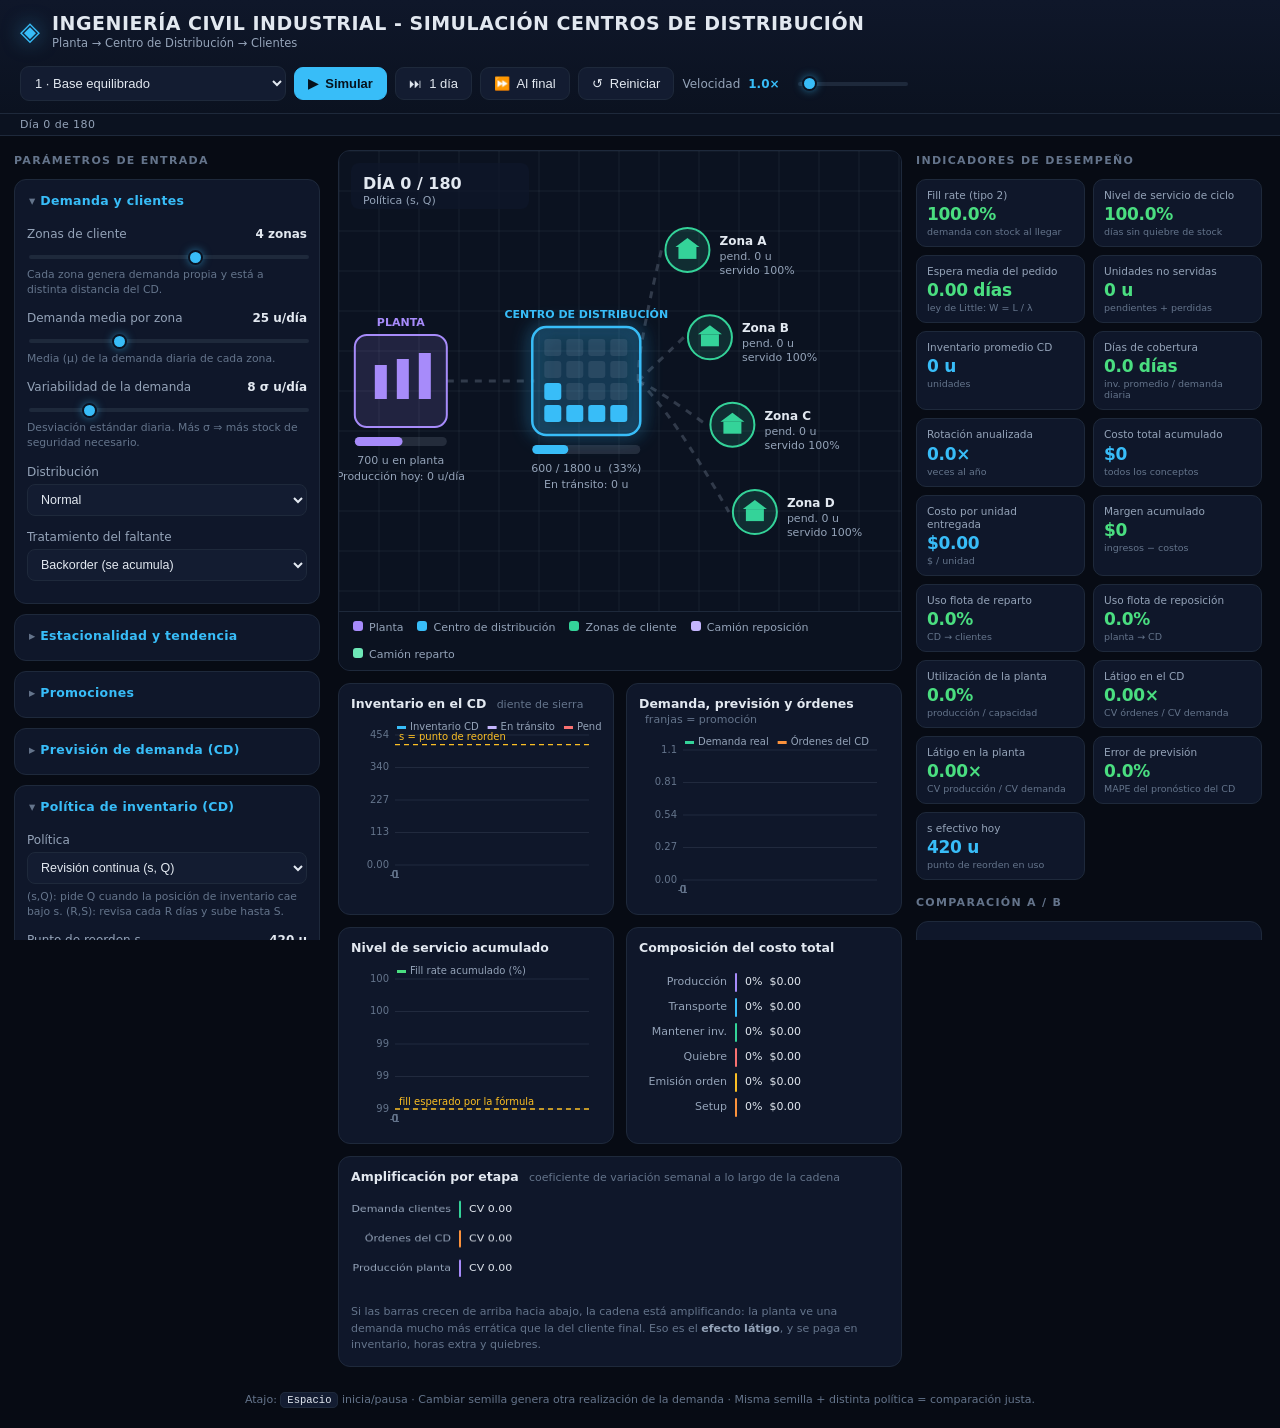
<file: index.html>
<!DOCTYPE html>
<html lang="es">
<head>
  <meta charset="UTF-8">
  <meta name="viewport" content="width=device-width, initial-scale=1.0">
  <title>Simulador Cadena de Suministro</title>
  <link rel="stylesheet" href="css/styles.css">
</head>
<body>

<header class="barra">
  <div class="marca">
    <span class="logo">◈</span>
    <div>
      <h1>INGENIERÍA CIVIL INDUSTRIAL - SIMULACIÓN CENTROS DE DISTRIBUCIÓN</h1>
      <p>Planta → Centro de Distribución → Clientes</p>
    </div>
  </div>

  <div class="controles">
    <select id="escenarios" title="Escenarios predefinidos"></select>
    <button id="btn-play" class="btn primario">▶&nbsp; Simular</button>
    <button id="btn-paso" class="btn" title="Avanzar un día">⏭&nbsp; 1 día</button>
    <button id="btn-fin" class="btn" title="Correr hasta el final">⏩&nbsp; Al final</button>
    <button id="btn-reset" class="btn">↺&nbsp; Reiniciar</button>
    <label class="vel">
      Velocidad <b id="val-velocidad">1.0×</b>
      <input type="range" id="velocidad" min="0.2" max="20" step="0.2" value="1" class="slider">
    </label>
  </div>
</header>

<div class="progreso-wrap">
  <div id="progreso" class="progreso"></div>
  <span id="etiqueta-dia">Día 0</span>
</div>

<main class="layout">

  <!-- ================= PANEL IZQUIERDO: PARÁMETROS ================= -->
  <aside class="col izquierda">
    <h2 class="titulo-col">Parámetros de entrada</h2>
    <div id="panel-parametros"></div>
    <div class="credito">
  <img class="credito-logo" src="FINARQ_LOGO_BLANCO TRANSPARENTE.png" alt=""
       onerror="this.style.display='none'">
  <div class="credito-texto">
    <b>Cristian Monsalve</b>
    <span>Facultad de Ingeniería y Arquitectura</span>
    <span>Universidad Central de Chile</span>
  </div>
</div>
  </aside>

  <!-- ================= CENTRO: ANIMACIÓN + GRÁFICOS ================= -->
  <section class="col centro">
    <div class="tarjeta lienzo-wrap">
      <canvas id="lienzo"></canvas>
      <div class="leyenda">
        <span><i style="background:#a78bfa"></i>Planta</span>
        <span><i style="background:#38bdf8"></i>Centro de distribución</span>
        <span><i style="background:#34d399"></i>Zonas de cliente</span>
        <span><i style="background:#c4b5fd"></i>Camión reposición</span>
        <span><i style="background:#6ee7b7"></i>Camión reparto</span>
      </div>
    </div>

    <div class="graficos">
      <div class="tarjeta">
        <h3>Inventario en el CD <small>diente de sierra</small></h3>
        <canvas id="g-inventario" class="chart"></canvas>
      </div>
      <div class="tarjeta">
        <h3>Demanda, previsión y órdenes <small>franjas = promoción</small></h3>
        <canvas id="g-demanda" class="chart"></canvas>
      </div>
      <div class="tarjeta">
        <h3>Nivel de servicio acumulado</h3>
        <canvas id="g-servicio" class="chart"></canvas>
      </div>
      <div class="tarjeta">
        <h3>Composición del costo total</h3>
        <canvas id="g-costos" class="chart"></canvas>
      </div>
      <div class="tarjeta ancho2">
        <h3>Amplificación por etapa <small>coeficiente de variación semanal a lo largo de la cadena</small></h3>
        <canvas id="g-latigo" class="chart chart-bajo"></canvas>
        <p class="nota">Si las barras crecen de arriba hacia abajo, la cadena está
        amplificando: la planta ve una demanda mucho más errática que la del cliente final.
        Eso es el <b>efecto látigo</b>, y se paga en inventario, horas extra y quiebres.</p>
      </div>
    </div>
  </section>

  <!-- ================= PANEL DERECHO: KPI + TEORÍA ================= -->
  <aside class="col derecha">
    <h2 class="titulo-col">Indicadores de desempeño</h2>

    <div class="kpis">
      <div class="kpi"><span>Fill rate (tipo 2)</span><b id="k-fill" class="kpi-valor">—</b>
        <em>demanda con stock al llegar</em></div>
      <div class="kpi"><span>Nivel de servicio de ciclo</span><b id="k-ciclo" class="kpi-valor">—</b>
        <em>días sin quiebre de stock</em></div>
      <div class="kpi"><span>Espera media del pedido</span><b id="k-espera" class="kpi-valor">—</b>
        <em>ley de Little: W = L / λ</em></div>
      <div class="kpi"><span>Unidades no servidas</span><b id="k-pend" class="kpi-valor">—</b>
        <em>pendientes + perdidas</em></div>
      <div class="kpi"><span>Inventario promedio CD</span><b id="k-inv" class="kpi-valor">—</b>
        <em>unidades</em></div>
      <div class="kpi"><span>Días de cobertura</span><b id="k-cob" class="kpi-valor">—</b>
        <em>inv. promedio / demanda diaria</em></div>
      <div class="kpi"><span>Rotación anualizada</span><b id="k-rot" class="kpi-valor">—</b>
        <em>veces al año</em></div>
      <div class="kpi"><span>Costo total acumulado</span><b id="k-costo" class="kpi-valor">—</b>
        <em>todos los conceptos</em></div>
      <div class="kpi"><span>Costo por unidad entregada</span><b id="k-cu" class="kpi-valor">—</b>
        <em>$ / unidad</em></div>
      <div class="kpi"><span>Margen acumulado</span><b id="k-margen" class="kpi-valor">—</b>
        <em>ingresos − costos</em></div>
      <div class="kpi"><span>Uso flota de reparto</span><b id="k-flota" class="kpi-valor">—</b>
        <em>CD → clientes</em></div>
      <div class="kpi"><span>Uso flota de reposición</span><b id="k-repo" class="kpi-valor">—</b>
        <em>planta → CD</em></div>
      <div class="kpi"><span>Utilización de la planta</span><b id="k-planta" class="kpi-valor">—</b>
        <em>producción / capacidad</em></div>
      <div class="kpi"><span>Látigo en el CD</span><b id="k-bullwhip" class="kpi-valor">—</b>
        <em>CV órdenes / CV demanda</em></div>
      <div class="kpi"><span>Látigo en la planta</span><b id="k-bwplanta" class="kpi-valor">—</b>
        <em>CV producción / CV demanda</em></div>
      <div class="kpi"><span>Error de previsión</span><b id="k-mape" class="kpi-valor">—</b>
        <em>MAPE del pronóstico del CD</em></div>
      <div class="kpi"><span>s efectivo hoy</span><b id="k-sdin" class="kpi-valor">—</b>
        <em>punto de reorden en uso</em></div>
    </div>

    <h2 class="titulo-col">Comparación A / B</h2>
    <div class="tarjeta comparador">
      <div id="comp-vacio">
        <p class="nota">Congela la corrida actual como referencia <b>A</b>. Después cambia
        lo que quieras y vuelve a simular: los gráficos superpondrán A en gris punteado y
        la tabla mostrará la diferencia indicador por indicador.
        <b>Deja la misma semilla</b> para que la comparación sea justa.</p>
        <button id="btn-fijar" class="btn ancho">📌&nbsp; Fijar corrida actual como A</button>
      </div>

      <div id="comp-lleno" style="display:none">
        <p id="comp-encabezado" class="nota cabecera-ab"></p>
        <p id="comp-aviso" class="nota aviso" style="display:none"></p>
        <table id="tabla-comparacion" class="tabla comp"></table>
        <div id="comp-diff"></div>
        <div class="fila-botones">
          <button id="btn-refijar" class="btn">↻&nbsp; Actualizar A</button>
          <button id="btn-quitar" class="btn">✕&nbsp; Quitar A</button>
        </div>
        <button id="btn-csv-comp" class="btn ancho">⤓&nbsp; Descargar comparación (CSV)</button>
      </div>
    </div>

    <h2 class="titulo-col">Modelo matemático de referencia</h2>
    <div class="tarjeta teoria">
      <label class="ns">
        Servicio de ciclo objetivo (tipo 1) <b id="val-nivel-servicio">95%</b>
        <input type="range" id="nivel-servicio" min="50" max="99.9" step="0.5" value="95" class="slider">
      </label>
      <p id="nota-ns" class="nota"></p>
      <p id="aviso-dinamica" class="nota aviso" style="display:none">
        La previsión está activa: el CD recalcula <b>s</b>, <b>Q</b> y <b>S</b> cada día
        con lo que observa, así que esos tres controles quedan bloqueados.
      </p>
      <table id="tabla-teoria" class="tabla"></table>
      <button id="btn-optimo" class="btn ancho">⚙&nbsp; Aplicar valores óptimos al simulador</button>
      <ul id="lista-comparacion" class="comparacion"></ul>
    </div>

    <h2 class="titulo-col">Bitácora de eventos</h2>
    <div id="bitacora" class="bitacora"></div>

    <button id="btn-csv" class="btn ancho">⤓&nbsp; Descargar datos (CSV)</button>
  </aside>
</main>

<footer class="pie">
  <span>Atajo: <kbd>Espacio</kbd> inicia/pausa · Cambiar semilla genera otra realización de la demanda ·
  Misma semilla + distinta política = comparación justa.</span>
</footer>

<script src="js/sim.js"></script>
<script src="js/view.js"></script>
<script src="js/app.js"></script>
</body>
</html>
</file>
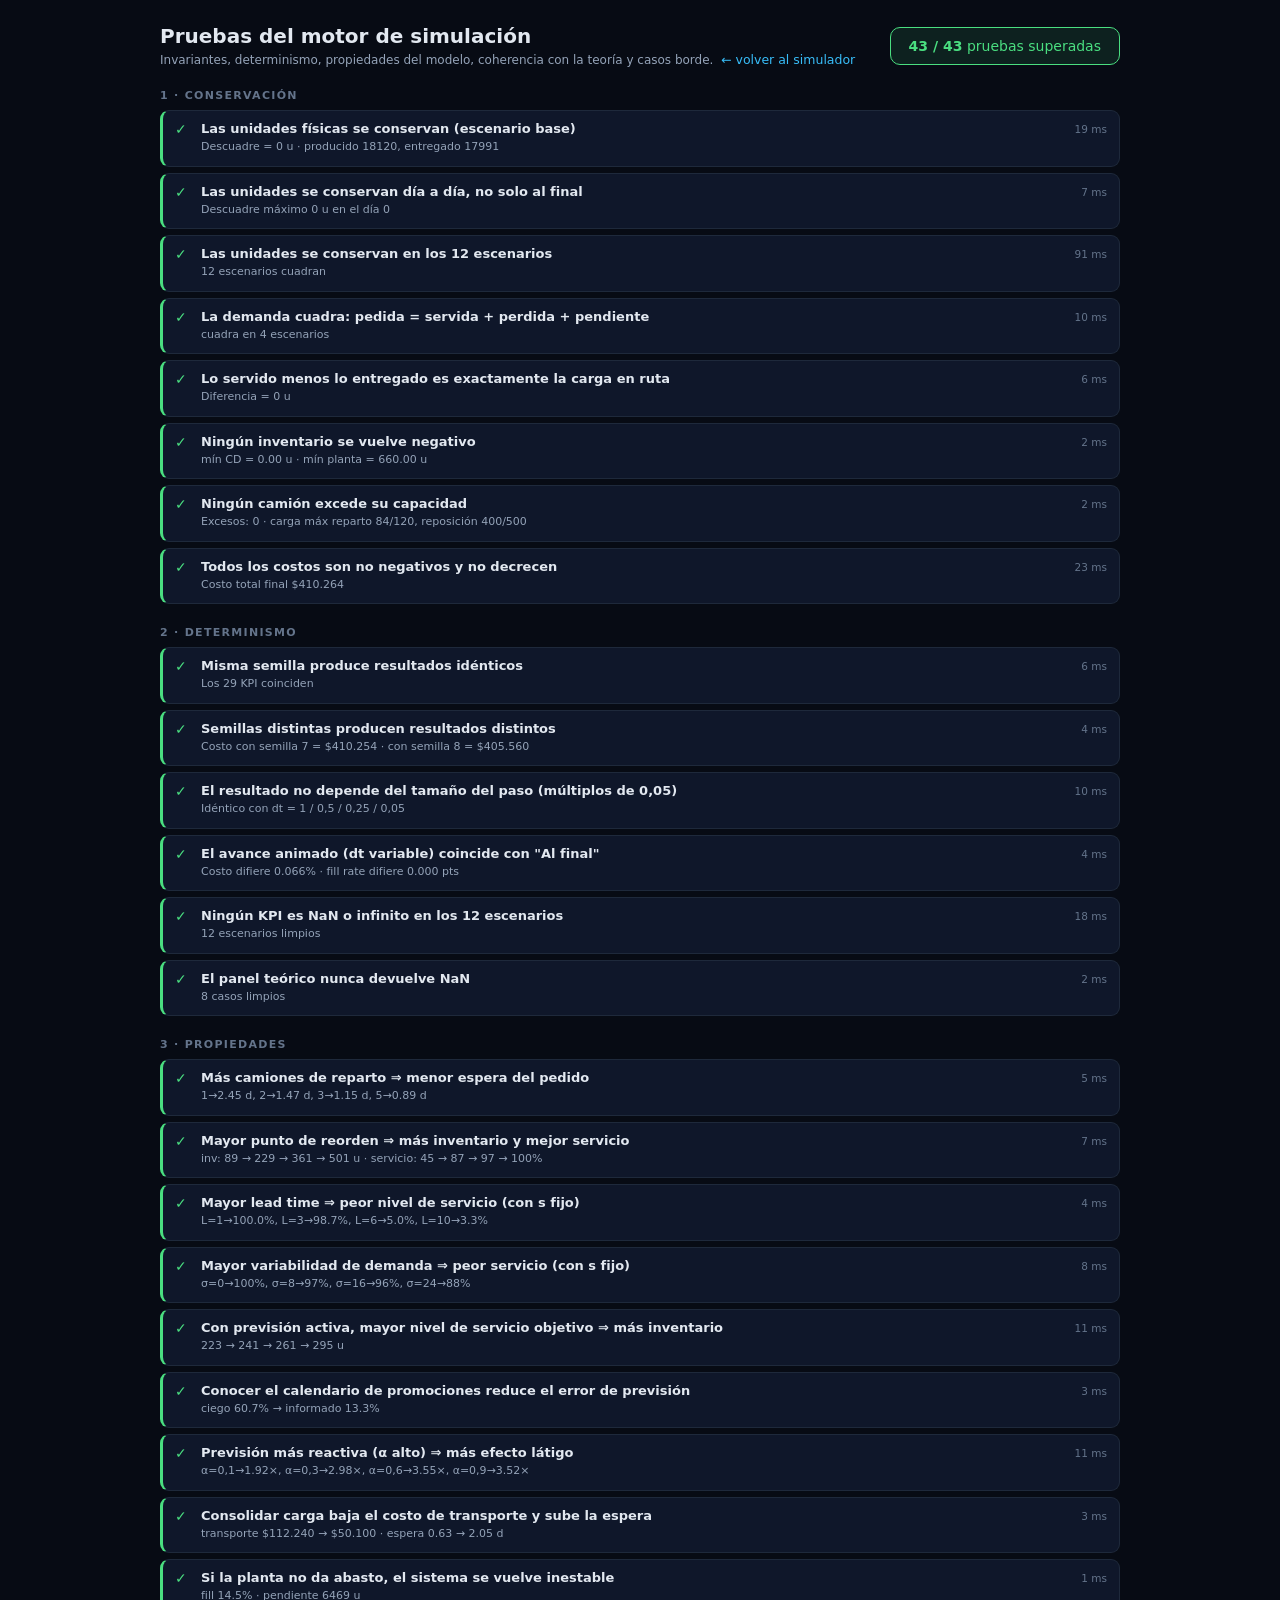
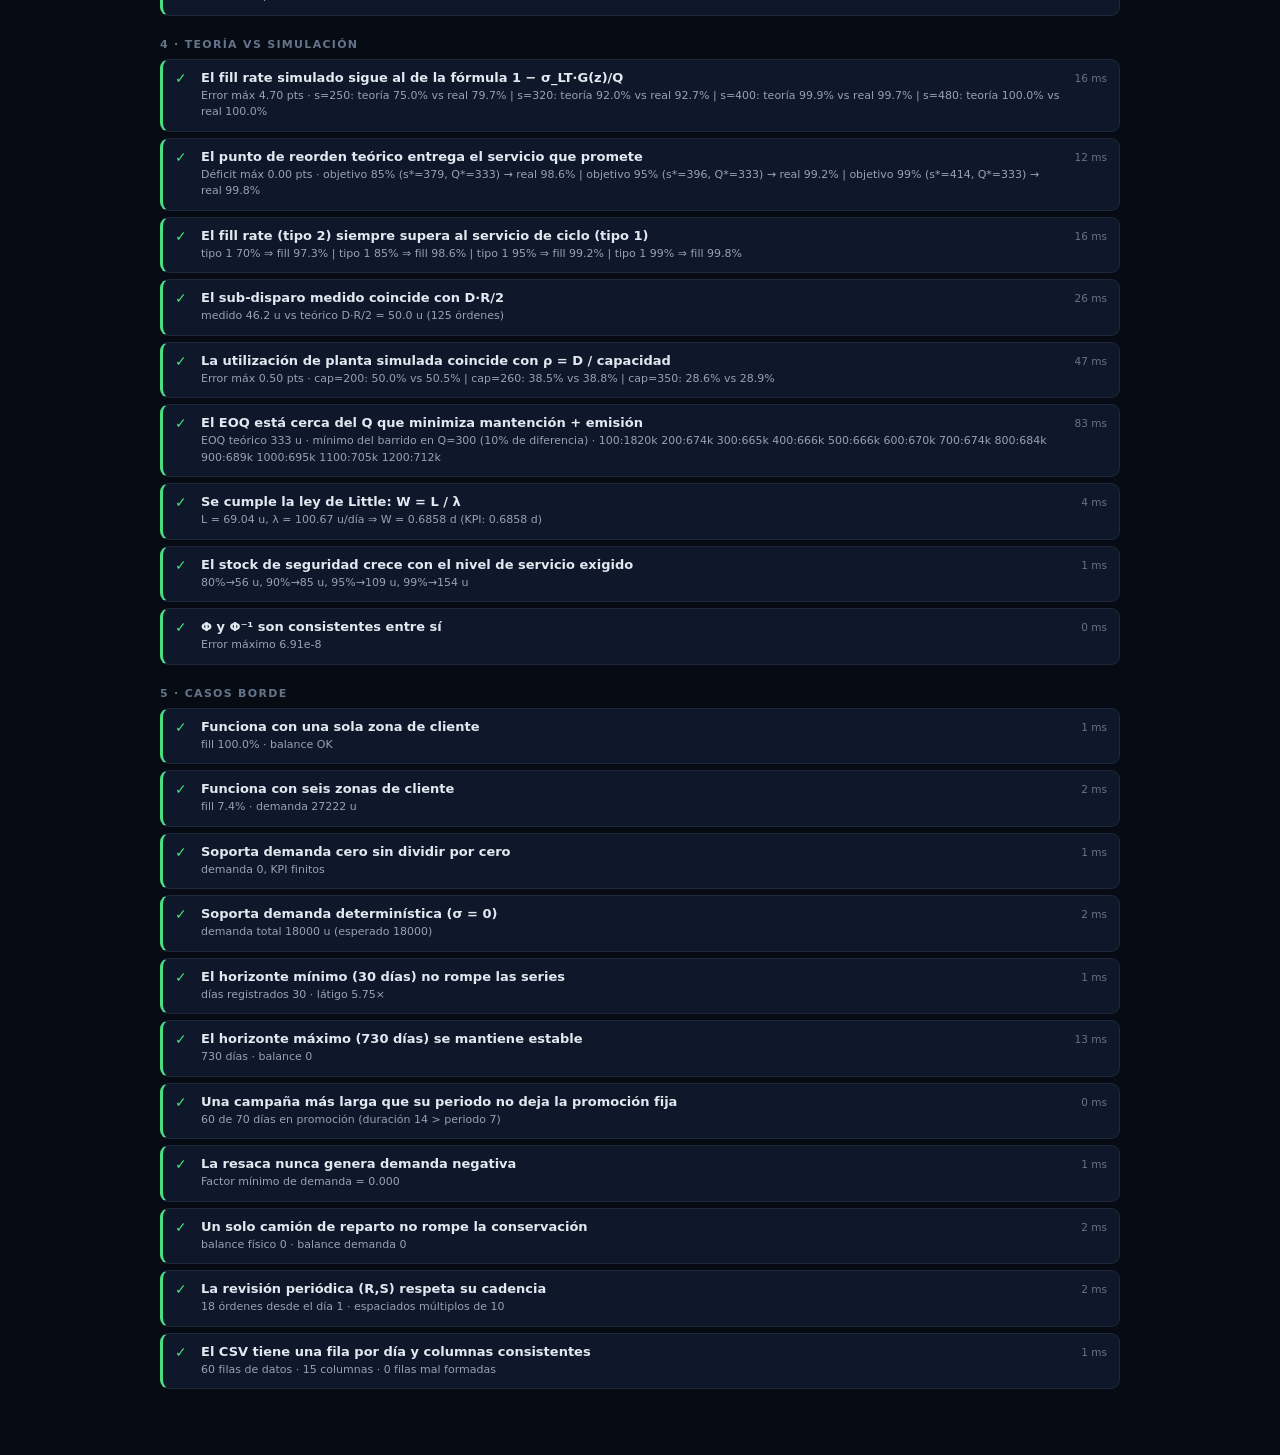
<file: pruebas.html>
<!DOCTYPE html>
<html lang="es">
<head>
  <meta charset="UTF-8">
  <meta name="viewport" content="width=device-width, initial-scale=1.0">
  <title>SIM-CD · Pruebas del motor</title>
  <link rel="stylesheet" href="css/styles.css">
  <style>
    .pagina-pruebas { max-width: 1000px; margin: 0 auto; padding: 24px 20px 60px; }
    .encabezado { display: flex; align-items: center; justify-content: space-between;
      gap: 16px; flex-wrap: wrap; margin-bottom: 18px; }
    .encabezado h1 { margin: 0; font-size: 20px; }
    .encabezado p { margin: 4px 0 0; font-size: 12px; color: var(--suave); }
    .resumen { padding: 10px 18px; border-radius: 10px; font-size: 14px;
      border: 1px solid var(--borde); }
    .resumen.todo-bien { background: rgba(74,222,128,.10); border-color: var(--ok); color: var(--ok); }
    .resumen.hay-fallas { background: rgba(248,113,113,.10); border-color: var(--bad); color: var(--bad); }
    .grupo-titulo { font-size: 11px; text-transform: uppercase; letter-spacing: 1.3px;
      color: var(--tenue); margin: 22px 0 8px; font-weight: 700; }
    .prueba { display: flex; align-items: flex-start; gap: 12px;
      background: var(--panel); border: 1px solid var(--borde);
      border-left-width: 3px; border-radius: 9px; padding: 10px 12px; margin-bottom: 6px; }
    .prueba.pasa { border-left-color: var(--ok); }
    .prueba.falla { border-left-color: var(--bad); background: rgba(248,113,113,.06); }
    .prueba .marca { font-weight: 700; font-size: 14px; width: 14px; flex: none; }
    .prueba.pasa .marca { color: var(--ok); }
    .prueba.falla .marca { color: var(--bad); }
    .prueba .cuerpo { flex: 1; min-width: 0; }
    .prueba .cuerpo b { font-size: 13px; font-weight: 600; display: block; }
    .prueba .detalle { display: block; margin-top: 3px; font-size: 11px;
      color: var(--suave); line-height: 1.5; word-break: break-word; }
    .prueba .ms { font-size: 10.5px; color: var(--tenue); flex: none;
      font-variant-numeric: tabular-nums; padding-top: 2px; }
    .volver { color: var(--acento); text-decoration: none; font-size: 12.5px; }
  </style>
</head>
<body>
  <div class="pagina-pruebas">
    <div class="encabezado">
      <div>
        <h1>Pruebas del motor de simulación</h1>
        <p>Invariantes, determinismo, propiedades del modelo, coherencia con la teoría
           y casos borde. &nbsp;<a class="volver" href="index.html">← volver al simulador</a></p>
      </div>
      <div id="resumen" class="resumen">ejecutando…</div>
    </div>
    <div id="resultados"></div>
  </div>

  <script src="js/sim.js"></script>
  <script src="js/view.js"></script>
  <script src="js/app.js"></script>
  <script src="js/pruebas.js"></script>
</body>
</html>
</file>
<file: css/styles.css>
/* =========================================================================
   SIM-CD · Hoja de estilos
   ========================================================================= */
:root {
  --bg: #070b14;
  --panel: #0f172a;
  --panel-2: #131c31;
  --borde: #1e293b;
  --texto: #e2e8f0;
  --suave: #94a3b8;
  --tenue: #64748b;
  --acento: #38bdf8;
  --planta: #a78bfa;
  --cliente: #34d399;
  --ok: #4ade80;
  --warn: #fbbf24;
  --bad: #f87171;
  --radio: 12px;
}

* { box-sizing: border-box; }

html, body {
  margin: 0;
  padding: 0;
  background: var(--bg);
  color: var(--texto);
  font-family: ui-sans-serif, system-ui, -apple-system, "Segoe UI", Roboto, sans-serif;
  font-size: 14px;
}

/* ---------------- Barra superior ---------------- */
.barra {
  display: flex; align-items: center; justify-content: space-between;
  gap: 16px; flex-wrap: wrap;
  padding: 12px 20px;
  background: linear-gradient(180deg, #0f172a, #0b1220);
  border-bottom: 1px solid var(--borde);
  position: sticky; top: 0; z-index: 20;
}
.marca { display: flex; align-items: center; gap: 12px; }
.marca .logo {
  font-size: 26px; color: var(--acento);
  filter: drop-shadow(0 0 10px rgba(56,189,248,.6));
}
.marca h1 { margin: 0; font-size: 19px; letter-spacing: .5px; }
.marca p { margin: 2px 0 0; font-size: 11.5px; color: var(--suave); }

.controles { display: flex; align-items: center; gap: 8px; flex-wrap: wrap; }

.btn {
  background: var(--panel-2);
  color: var(--texto);
  border: 1px solid var(--borde);
  border-radius: 9px;
  padding: 8px 13px;
  font-size: 13px; font-weight: 500;
  cursor: pointer;
  transition: .15s;
}
.btn:hover { background: #1c2942; border-color: #334155; }
.btn.primario { background: var(--acento); color: #06121d; border-color: var(--acento); font-weight: 700; }
.btn.primario:hover { background: #7dd3fc; }
.btn.primario.activo { background: var(--warn); border-color: var(--warn); }
.btn.ancho { width: 100%; margin-top: 10px; }

select {
  background: var(--panel-2); color: var(--texto);
  border: 1px solid var(--borde); border-radius: 9px;
  padding: 8px 10px; font-size: 13px; cursor: pointer;
}

.vel { display: flex; align-items: center; gap: 8px; font-size: 12px; color: var(--suave); }
.vel input { width: 110px; }
.vel b { color: var(--acento); min-width: 40px; display: inline-block; }

/* ---------------- Barra de progreso ---------------- */
.progreso-wrap {
  position: relative; height: 22px;
  background: #0b1220; border-bottom: 1px solid var(--borde);
  display: flex; align-items: center;
}
.progreso {
  position: absolute; left: 0; top: 0; bottom: 0; width: 0%;
  background: linear-gradient(90deg, rgba(56,189,248,.35), rgba(52,211,153,.35));
  transition: width .2s linear;
}
.progreso-wrap span {
  position: relative; margin-left: 20px;
  font-size: 11px; color: var(--suave); letter-spacing: .4px;
}

/* ---------------- Layout general ---------------- */
.layout {
  display: grid;
  grid-template-columns: 310px minmax(420px, 1fr) 350px;
  gap: 14px;
  padding: 14px;
  align-items: start;
}
@media (max-width: 1250px) { .layout { grid-template-columns: 290px 1fr; } .derecha { grid-column: 1 / -1; } }
@media (max-width: 900px) {
  .layout { grid-template-columns: 1fr; }
  .derecha { grid-column: auto; }
}

.col { display: flex; flex-direction: column; gap: 12px; min-width: 0; }
/* Las columnas tienen max-height y scroll propio. Sin esto, flexbox encoge a
   los hijos para que quepan, y el que tiene overflow (la bitácora) se lleva
   todo el encogimiento y colapsa a cero: el scroll debe ser de la columna. */
.col > * { flex: 0 0 auto; }
.izquierda, .derecha { max-height: calc(100vh - 110px); overflow-y: auto; padding-right: 4px; }
.izquierda::-webkit-scrollbar, .derecha::-webkit-scrollbar { width: 8px; }
.izquierda::-webkit-scrollbar-thumb, .derecha::-webkit-scrollbar-thumb {
  background: #1e293b; border-radius: 8px;
}

.titulo-col {
  font-size: 11px; text-transform: uppercase; letter-spacing: 1.3px;
  color: var(--tenue); margin: 4px 0 0; font-weight: 700;
}

.tarjeta {
  background: var(--panel);
  border: 1px solid var(--borde);
  border-radius: var(--radio);
  padding: 12px;
}
.tarjeta h3 {
  margin: 0 0 8px; font-size: 12.5px; font-weight: 600; color: var(--texto);
}
.tarjeta h3 small { color: var(--tenue); font-weight: 400; margin-left: 6px; font-size: 11px; }

/* ---------------- Panel de parámetros ---------------- */
.grupo {
  background: var(--panel);
  border: 1px solid var(--borde);
  border-radius: var(--radio);
  padding: 4px 12px 8px;
  margin-bottom: 10px;
}
.grupo > summary {
  cursor: pointer; list-style: none;
  padding: 9px 2px; font-size: 12.5px; font-weight: 700;
  color: var(--acento); letter-spacing: .3px;
}
.grupo > summary::marker { display: none; }
.grupo > summary::before { content: '▸ '; color: var(--tenue); }
.grupo[open] > summary::before { content: '▾ '; }

.campo { margin: 10px 0 14px; }
.campo label {
  display: flex; justify-content: space-between; align-items: baseline;
  font-size: 12px; color: var(--suave); margin-bottom: 5px; gap: 8px;
}
.campo label b { color: var(--texto); font-size: 12px; font-weight: 600; white-space: nowrap; }
.campo .ayuda { margin: 5px 0 0; font-size: 10.8px; color: var(--tenue); line-height: 1.4; }

.slider { -webkit-appearance: none; appearance: none; width: 100%; height: 4px;
  background: #1e293b; border-radius: 4px; outline: none; }
.slider::-webkit-slider-thumb {
  -webkit-appearance: none; appearance: none;
  width: 15px; height: 15px; border-radius: 50%;
  background: var(--acento); cursor: pointer;
  border: 2px solid #0b1220; box-shadow: 0 0 8px rgba(56,189,248,.55);
}
.slider::-moz-range-thumb {
  width: 15px; height: 15px; border-radius: 50%; background: var(--acento);
  cursor: pointer; border: 2px solid #0b1220;
}
.campo-num, .campo select {
  width: 100%; background: var(--panel-2); color: var(--texto);
  border: 1px solid var(--borde); border-radius: 8px; padding: 7px 9px; font-size: 12.5px;
}

/* ---------------- Lienzo de animación ---------------- */
.lienzo-wrap { padding: 0; overflow: hidden; }
#lienzo { display: block; width: 100%; height: 460px; }
.leyenda {
  display: flex; flex-wrap: wrap; gap: 14px;
  padding: 9px 14px; border-top: 1px solid var(--borde);
  font-size: 11px; color: var(--suave); background: #0b1220;
}
.leyenda i { display: inline-block; width: 10px; height: 10px; border-radius: 3px; margin-right: 6px; }

/* ---------------- Gráficos ---------------- */
.graficos { display: grid; grid-template-columns: 1fr 1fr; gap: 12px; }
@media (max-width: 780px) { .graficos { grid-template-columns: 1fr; } }
.chart { display: block; width: 100%; height: 168px; }
.chart-bajo { height: 104px; }
.ancho2 { grid-column: 1 / -1; }

.nota {
  margin: 8px 0 0; font-size: 11px; line-height: 1.5; color: var(--tenue);
}
.nota b { color: var(--suave); }
.nota.aviso {
  background: rgba(251,191,36,.08); border-left: 3px solid var(--warn);
  border-radius: 6px; padding: 7px 9px; margin-bottom: 10px; color: var(--suave);
}

/* Campo desactivado porque el motor lo calcula solo */
.campo.bloqueado { opacity: .38; }
.campo.bloqueado input, .campo.bloqueado select { pointer-events: none; }

/* ---------------- KPIs ---------------- */
.kpis { display: grid; grid-template-columns: 1fr 1fr; gap: 8px; }
.kpi {
  background: var(--panel); border: 1px solid var(--borde);
  border-radius: 10px; padding: 9px 10px;
  display: flex; flex-direction: column; gap: 2px;
}
.kpi > span { font-size: 10.5px; color: var(--suave); line-height: 1.25; }
.kpi > em { font-size: 9.5px; color: var(--tenue); font-style: normal; }
.kpi-valor { font-size: 17px; font-weight: 700; letter-spacing: -.3px; }
.kpi-valor.ok { color: var(--ok); }
.kpi-valor.warn { color: var(--warn); }
.kpi-valor.bad { color: var(--bad); }
.kpi-valor.neutro { color: var(--acento); }

/* ---------------- Panel teórico ---------------- */
.ns { display: flex; flex-direction: column; gap: 6px; font-size: 12px;
  color: var(--suave); margin-bottom: 10px; }
.ns b { color: var(--acento); }

.tabla { width: 100%; border-collapse: collapse; font-size: 11.5px; }
.tabla td { padding: 5px 4px; border-bottom: 1px solid rgba(30,41,59,.7); vertical-align: top; }
.tabla td:first-child { color: var(--suave); }
.tabla td.num { color: var(--texto); font-weight: 700; text-align: right; white-space: nowrap; }
.tabla td.form { color: var(--tenue); font-size: 10px; font-style: italic; text-align: right; }

/* ---------------- Comparador A / B ---------------- */
.cabecera-ab { line-height: 1.6; margin-bottom: 10px; }
.cabecera-ab b { color: var(--acento); }
.cabecera-ab .dia { color: var(--tenue); }

.tabla.comp td { padding: 4px 3px; font-size: 11px; }
.tabla.comp tr.cab td {
  color: var(--tenue); font-size: 9.5px; text-transform: uppercase;
  letter-spacing: .6px; border-bottom: 1px solid var(--borde); font-weight: 700;
}
.tabla.comp td.mejor { color: var(--ok); font-weight: 700; }
.tabla.comp td.peor  { color: var(--bad); font-weight: 700; }
.tabla.comp td.igual { color: var(--tenue); }

.difs { list-style: none; padding: 0; margin: 4px 0 0; font-size: 10.8px; }
.difs li {
  padding: 4px 8px; margin-bottom: 4px; border-radius: 6px;
  background: var(--panel-2); border-left: 2px solid var(--acento);
  color: var(--suave); line-height: 1.45;
}
.difs li b { color: var(--texto); }

.fila-botones { display: flex; gap: 8px; margin-top: 10px; }
.fila-botones .btn { flex: 1; font-size: 12px; padding: 7px 8px; }

.comparacion { list-style: none; padding: 0; margin: 10px 0 0; font-size: 11.5px; }
.comparacion li {
  padding: 6px 9px; margin-bottom: 5px; border-radius: 7px;
  border-left: 3px solid var(--tenue); background: var(--panel-2); line-height: 1.4;
}
.comparacion li.bien { border-left-color: var(--ok); }
.comparacion li.medio { border-left-color: var(--warn); }
.comparacion li.mal { border-left-color: var(--bad); }

/* ---------------- Bitácora ---------------- */
.bitacora {
  background: var(--panel); border: 1px solid var(--borde);
  border-radius: var(--radio); padding: 8px;
  max-height: 210px; overflow-y: auto;
  font-size: 11px; line-height: 1.5;
}
.evento { padding: 3px 4px; border-bottom: 1px solid rgba(30,41,59,.6); color: var(--suave); }
.evento span { color: var(--tenue); margin-right: 7px; font-variant-numeric: tabular-nums; }
.evento.ok { color: var(--ok); }
.evento.warn { color: var(--warn); }
.evento.bad { color: var(--bad); }

/* ---------------- Pie ---------------- */
.pie {
  padding: 12px 20px 22px; text-align: center;
  font-size: 11px; color: var(--tenue);
}
kbd {
  background: var(--panel-2); border: 1px solid var(--borde);
  border-radius: 5px; padding: 1px 6px; font-size: 10.5px; color: var(--texto);
}

/* ---------------- Ajustes para pantallas angostas ----------------
   Van al final del archivo a propósito: comparten especificidad con las
   reglas base, así que solo ganan si aparecen después. */
@media (max-width: 900px) {
  /* En una sola columna la página ya scrollea; un scroll anidado dentro de
     cada panel es incómodo, sobre todo en pantallas táctiles. */
  .izquierda, .derecha { max-height: none; overflow-y: visible; padding-right: 0; }
  /* El mapa necesita un ancho mínimo para que los nodos no se solapen:
     se le da scroll horizontal propio en vez de dejar que se comprima. */
  .lienzo-wrap { overflow-x: auto; }
  #lienzo { height: 380px; min-width: 560px; }
  .graficos { grid-template-columns: 1fr; }
  .kpis { grid-template-columns: 1fr 1fr; }
}

@media (max-width: 520px) {
  #lienzo { height: 330px; }
  /* Con los controles en varias filas, la barra fija se comía un cuarto de la
     pantalla: en móvil se deja desplazar con el resto de la página. */
  .barra { position: static; padding: 10px 12px; }
  .layout { padding: 10px; gap: 10px; }
  .controles { width: 100%; }
  .controles .btn { flex: 1 1 auto; }
  .vel { width: 100%; }
  .vel input { flex: 1; width: auto; }
  .tabla.comp td { font-size: 10.5px; padding: 4px 2px; }
}
.credito {
  display: flex; flex-direction: column; align-items: flex-start; gap: 10px;
  margin-top: 4px; padding: 14px 12px 4px;
  border-top: 1px solid var(--borde);
}
.credito-logo {
  flex: none; max-width: 100%; max-height: none;
  width: auto; height: auto; object-fit: contain;
  opacity: .82;
}
.credito-texto { display: flex; flex-direction: column; gap: 1px; min-width: 0; }
.credito-texto b { font-size: 12.5px; font-weight: 600; color: var(--texto); line-height: 1.3; }
.credito-texto span { font-size: 10.5px; color: var(--tenue); line-height: 1.4; }
</file>
